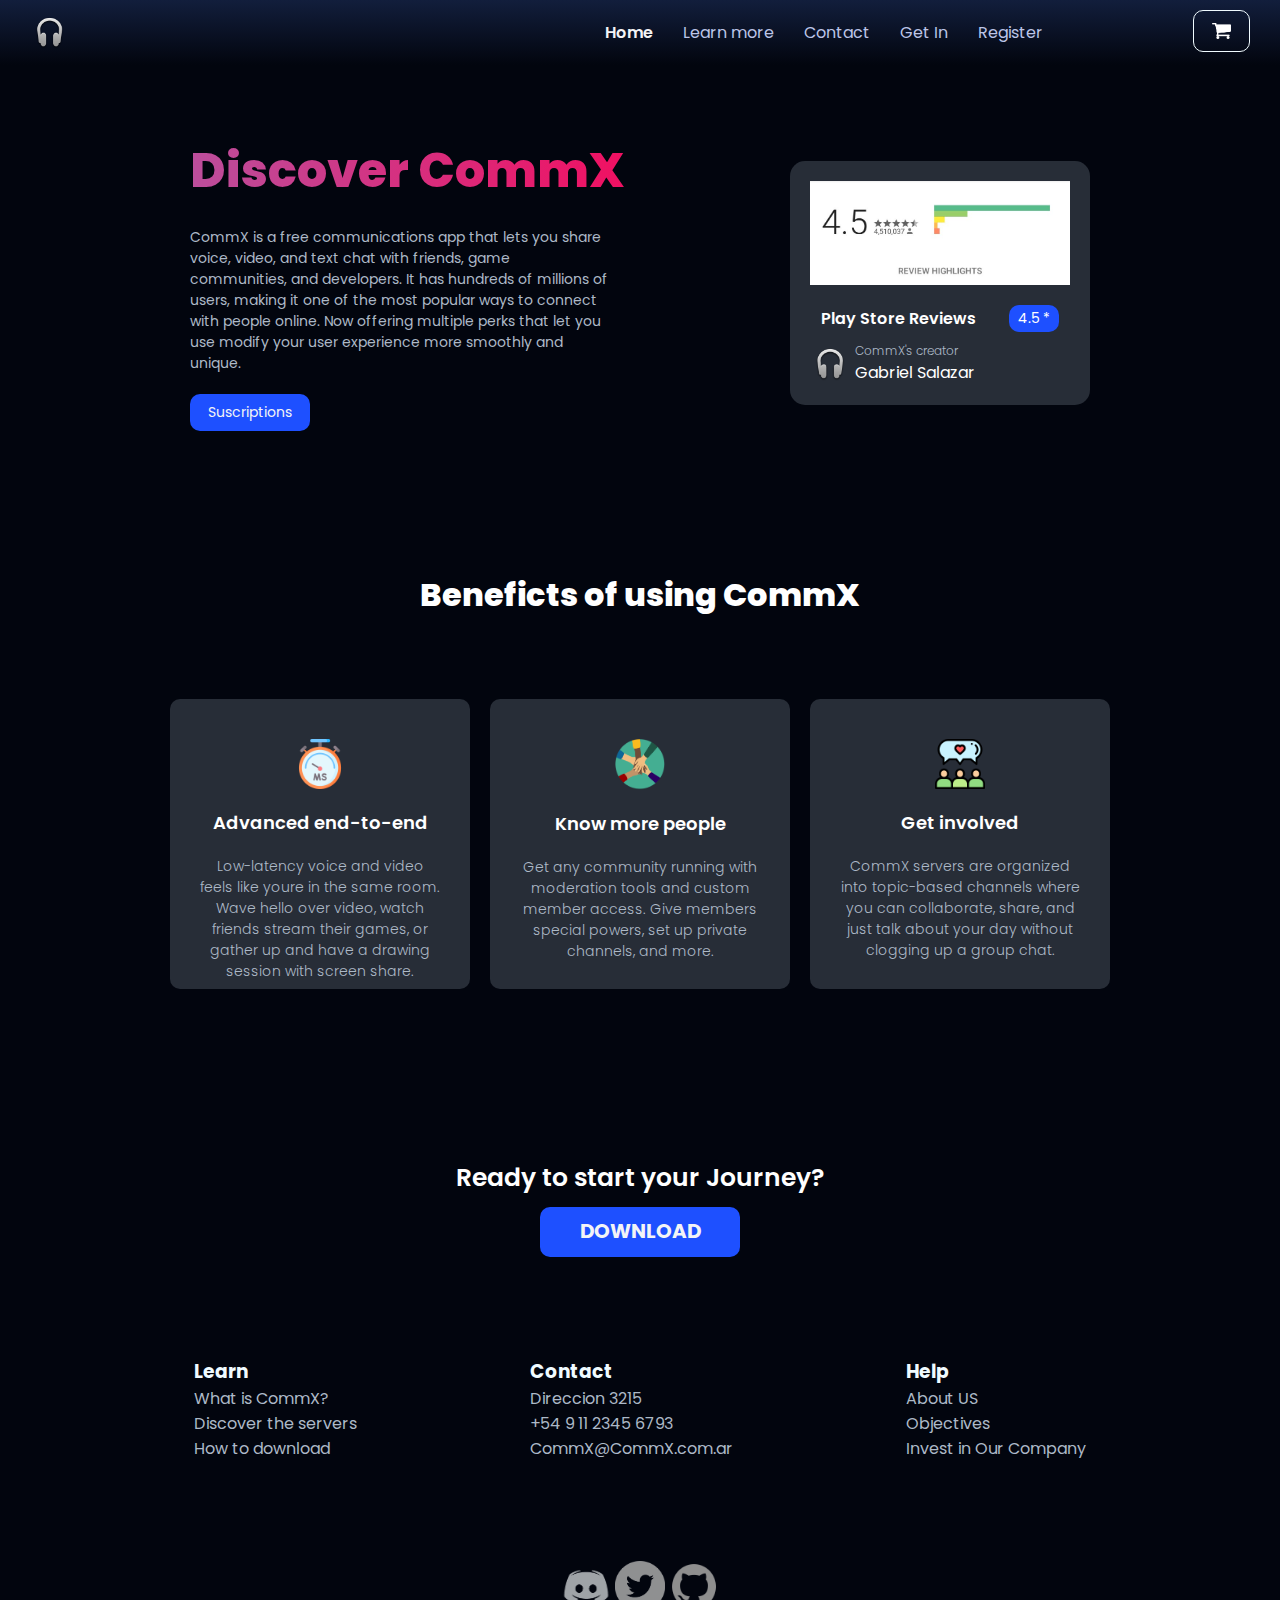
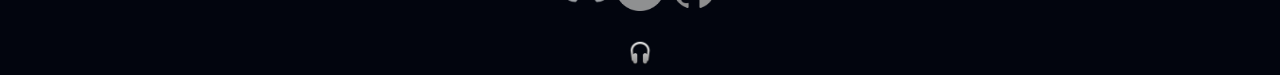
<file: diseñoweb/diseñowebentrega1/index.html>
<!DOCTYPE html>
<html lang="en">
<head>
    <meta charset="UTF-8">
    <meta http-equiv="X-UA-Compatible" content="IE=edge">
    <meta name="viewport" content="width=device-width, initial-scale=1.0">

    <title>CommX</title>
    <link rel="stylesheet" href="style23.css">

</head>
<body>
    

    <main>

        <section id="hero"> 
            <div class="hero-info">
                <h1>Discover CommX</h1>
                <p>CommX is a free communications app that lets you share voice, video, and text chat with friends, game communities, and developers. It has hundreds of millions of users, making it one of the most popular ways to connect with people online. Now offering multiple perks that let you use modify your user experience more smoothly and unique. 

                </p>
                
                <a class="" href="##">Suscriptions </a>
                

            </div>
            
            <div class="hero-card">
                <img src="./assets/img/ratings.jpg" alt="">
                <div class="hero-card-info">
                    <div class="hero-card-top">
                        <h3>Play Store Reviews</h3>
                        <span>4.5 * </span>
                    </div>
                    <div class="hero-card-bottom">
                        <div class="hero-card-creator">
                            <img src="./assets/img/newesticon.png" alt="">
                            <div class="creator-info">
                                <p>CommX's creator</p>
                                <p>Gabriel Salazar</p>
                            </div>
                        </div>

                    </div>
                </div>
            
            </div>
        </section>
        <header>
            <img src="./assets/img/newesticon.png" alt="" class="logo">
            <nav class="navbar">
                <label for="menu-toggle" class="menu-label">
                    <img src="./assets/img/menu.png" alt="" class="menu-icon-size">
                </label>
                <input type="checkbox" id="menu-toggle">
                <ul class="navbar-list">
                    <li> <a href="#hero">Home</a></li>
                    <li> <a href="#info">Learn more</a></li>
                    <li> <a href="#iconos">Contact</a></li>
                    <li> <a href="./login.html">Get In</a></li>
                    <li> <a href="./register.html">Register</a></li>


    
    
                </ul>


                
                <label for="cart-toggle" class="cart-label">
                    <img src="./assets/img/cart-shop.png" alt="carrito de compras" class="cart-icon"/>
                </label>
                <input type="checkbox" id="cart-toggle">
            

            </div>
        </header>
        

        <section id="info">
            <h2> Beneficts of using CommX </h2>
            <div class="info-cards-container">
                <div class="info-card">
                    <img src="./assets/img/lowms.png" alt="icono random1">
                    <h3>Advanced end-to-end </h3>
                    <p>Low-latency voice and video feels like youre in the same room. Wave hello over video, watch friends stream their games, or gather up and have a drawing session with screen share.</p>
                </div>
                <div class="info-card">
                    <img src="./assets/img/community.png" alt="icono random1">
                    <h3>Know more people</h3>
                    <p>Get any community running with moderation tools and custom member access. Give members special powers, set up private channels, and more.</p>
                </div>
                <div class="info-card">
                    <img src="./assets/img/people.png" alt="icono random1">
                    <h3>Get involved</h3>
                    <p>CommX servers are organized into topic-based channels where you can collaborate, share, and just talk about your day without clogging up a group chat.</p>
                </div>

            </div>
        </section>
        <section class="download"> Ready to start your Journey? </section>
        <a class="buttond" href="##"> DOWNLOAD </a>
        


        
        
        <section class="contact">



            <div class="contact-info"> <h3>Learn</h3>
                <div class="contact-info-data"> <a href="#">What is CommX?</a></div>
                <div class="contact-info-data"> <a href="#">Discover the servers</a></div>
                <div class="contact-info-data"> <a href="#">How to download</a></div>

            </div>
            <div class="contact-info"> <h3>Contact</h3> 
                <div class="contact-info-data"> Direccion 3215</div>
                <div class="contact-info-data"> +54 9 11 2345 6793</div>
                <div class="contact-info-data"> CommX@CommX.com.ar</div>
            </div>
            <div class="contact-info"> <h3>Help</h3>
                <div class="contact-info-data"> <a href="#">About US</a></div>
                <div class="contact-info-data"> <a href="#">Objectives</a></div>
                <div class="contact-info-data"> <a href="#">Invest in Our Company</a></div>
            </div>

            
        </section>
        <section id="iconos">
            <section class="socials">
                <div>
                    <img src="./assets/img/discord.png" alt="ds">
                    <img src="./assets/img/twitter.png" alt="tw">
                    <img src="./assets/img/github.png" alt="gt">
                </div>
    
            </section>

        </section>

        <footer class="footerimg">
            <div><img src="./assets/img/newesticon.png" alt="asd"></div>
        </footer>

    
    
    
    </main>

    

    
</body>
</html>
</file>
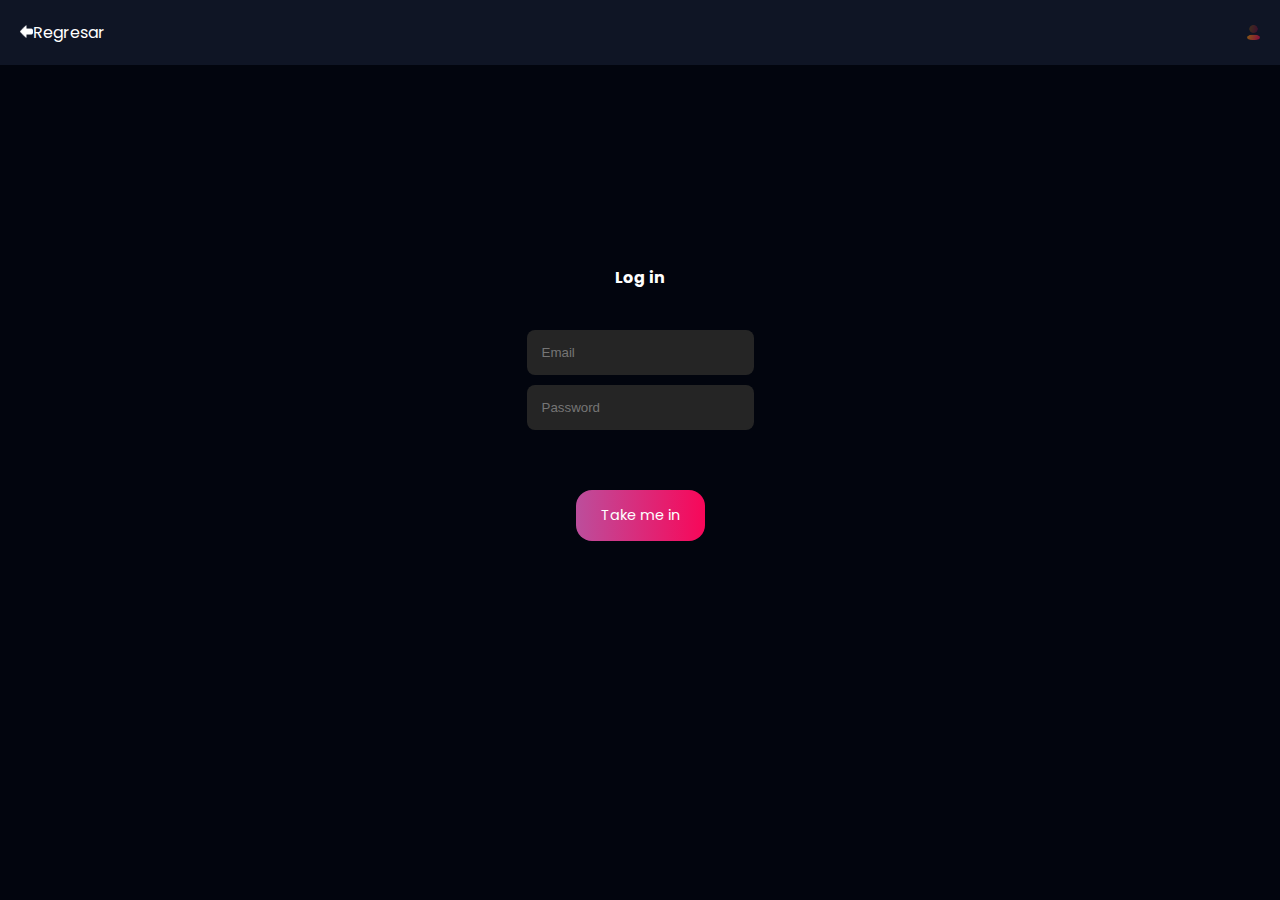
<file: diseñoweb/diseñowebentrega1/login.html>
<!DOCTYPE html>
<html lang="en">
  <head>
    <meta charset="UTF-8" />
    <meta http-equiv="X-UA-Compatible" content="IE=edge" />
    <meta name="viewport" content="width=device-width, initial-scale=1.0" />
    <title>Login</title>
    <link rel="stylesheet" href="style.css" />
    <link rel="stylesheet" href="login.css" />
  </head>

  <body>
    <header>
      <nav class="navbar">
        <a href="./index.html">
          <img
            src="./assets/img/leftarrow.png"
            alt="logo"
            class="navbar__logo"
          />Regresar
        </a>
        <img src="./assets/img/profile.png" alt="profile" />
      </nav>
    </header>
    <main>
      <form class="form__container">
        <h1 class="form__title">Log in</h1>
        <input type="email" placeholder="Email" class="form__input" />
        <input type="password" placeholder="Password" class="form__input" />
        <a href="./index.html" class="btn btn--submit">Take me in</a>
      </form>
    </main>
  </body>
</html>
</file>
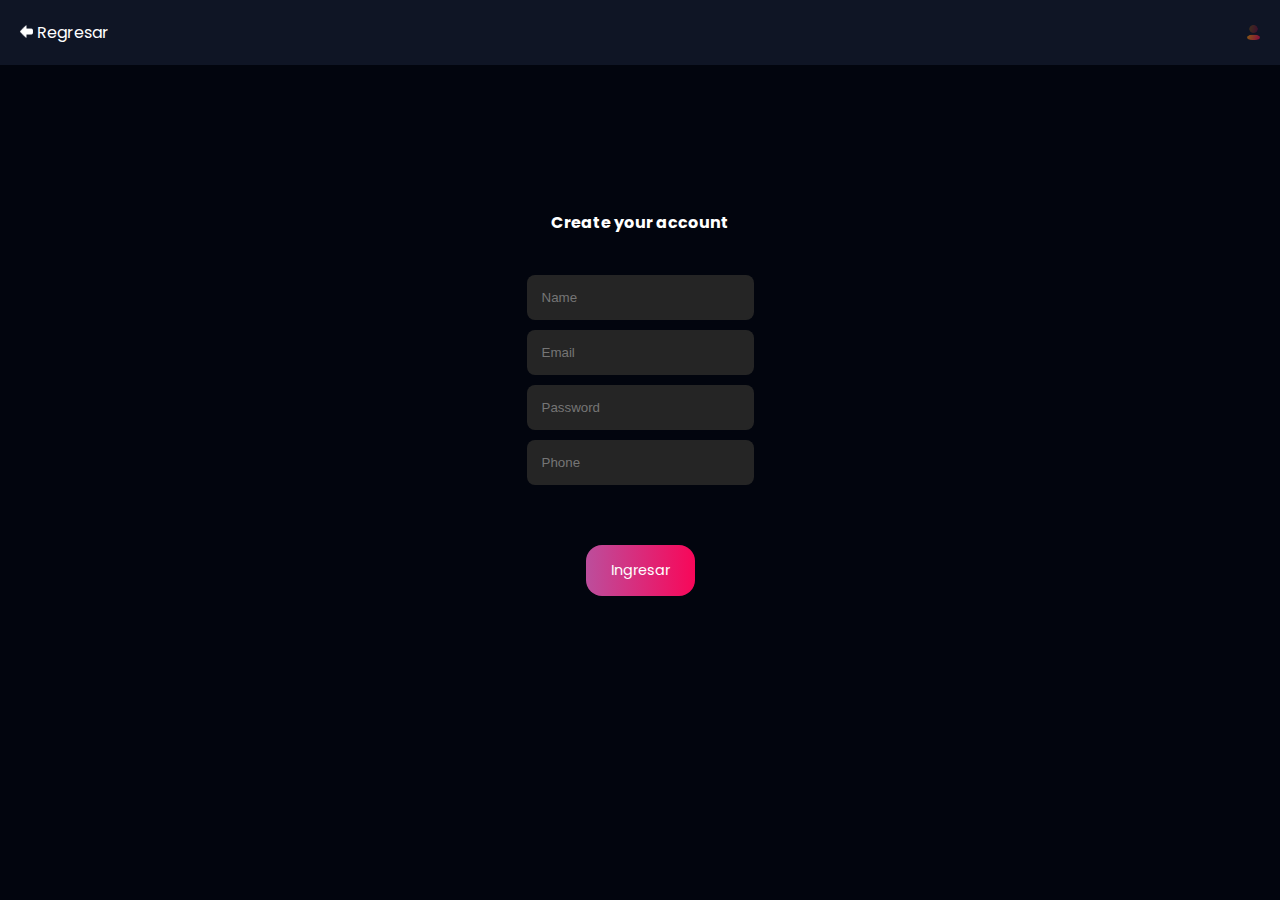
<file: diseñoweb/diseñowebentrega1/register.html>
<!DOCTYPE html>
<html lang="en">
  <head>
    <meta charset="UTF-8" />
    <meta http-equiv="X-UA-Compatible" content="IE=edge" />
    <meta name="viewport" content="width=device-width, initial-scale=1.0" />
    <title>Login</title>
    <link rel="stylesheet" href="style.css" />
    <link rel="stylesheet" href="login.css" />
  </head>

  <body>
    <header>
      <nav class="navbar">
        <a href="./index.html">
          <img src="./assets/img/leftarrow.png" alt="" class="navbar__logo" />
          Regresar
        </a>
        <img src="./assets/img/profile.png" alt="" />
      </nav>
    </header>
    <main class="main">
      <form class="form__container">
        <h1 class="form__title">Create your account</h1>
        <!-- Nombre -->
        <input type="text" placeholder="Name" class="form__input" />
        <!-- Email -->
        <input type="email" placeholder="Email" class="form__input" />
        <!-- Password -->
        <input type="password" placeholder="Password" class="form__input" />
        <!-- Phone-->
        <input type="text" placeholder="Phone" class="form__input" />
        <a href="./index.html" class="btn btn--submit">Ingresar</a>
      </form>
    </main>
  </body>
</html>
</file>
<file: diseñoweb/diseñowebentrega1/style23.css>
@import url("https://fonts.googleapis.com/css2?family=Poppins&display=swap");

:root {
  --background: #02050e;
  --primary: #1e50ff;
  --secondary: #272d37;
  --btn-bg: #050d26;
  --bg-azul-10: #e9eeff;
  --bg-white: #fff;
  --bg-electric: #f0fbff;
  --nav-bg: #0f1525;

  --text-gray: #adb9c7;
  --text-white: #f3f4f6;

  --fire: #ff6d00;
  --electric: #64d3ff;
}

* {
  margin: 0;
  padding: 0;
  box-sizing: border-box;
  font-family: "Poppins", sans-serif;
  text-decoration: none;
  list-style-type: none;
}
header {
  background: linear-gradient(to bottom, #121e3c, var(--background));
  width: 100%;
  display: flex;
  justify-content: space-between;
  align-items: center;
  height: 65px;
  padding: 0px 30px 0px 30px;
  position: fixed;
  top: 0;
}

.logo {
  height: 60%;
}

.navbar,
.navbar-list {
  display: flex;
  align-items: center;
  justify-content: center;
}

.navbar {
  gap: 150px;
}

.navbar-list {
  gap: 30px;
}

.navbar-list a {
  color: #bcc5e7;
  font-size: 16px;
}

.navbar-list li:first-child > a {
  color: var(--text-white);
  font-weight: 600;
}
.cart-icon {
  border: 1px solid var(--bg-electric);
  padding: 12px 18px;
  margin-top: 3px;
  border-radius: 10px;
  height: 42px;
  font-weight: 600;
  cursor: pointer;
}

#cart-toggle,
#menu-toggle,
.menu-label {
  display: none;
}

main {
  background: var(--background);
  display: flex;
  flex-direction: column;
  align-items: center;
  justify-content: center;
  color: white;
  width: 100%;
}

#hero {
  margin-top: 65px;
  padding: 70px 0px;
  max-width: 1200px;
  display: flex;
  justify-content: center;
  align-items: center;
}

.hero-info {
  display: flex;
  flex-direction: column;
  gap: 20px;
  width: 50%;
}

.hero-info h1 {
  font-size: 48px;
  width: 80%;
  min-width: 500px;
  font-weight: 800;
  background: linear-gradient(to right, #bc4e9c, #f80759);
  color: transparent;
  background-clip: text;
  -webkit-background-clip: text;
}

.hero-info p {
  font-size: 14px;
  width: 70%;
  color: var(--text-gray);
}
.hero-info p > span {
  font-weight: 800;
}

.hero-info a {
  color: var(--text-white);
  background-color: var(--primary);
  width: 120px;
  padding: 8px 0px;
  border-radius: 10px;
  font-size: 14px;
  text-align: center;
}

.hero-card {
  width: 300px;
  background: var(--secondary);
  padding: 20px;
  border-radius: 15px;
  display: flex;
  flex-direction: column;
  justify-content: center;
  gap: 20px;
}

.hero-card-info {
  display: flex;
  flex-direction: column;
  gap: 10px;
}
.hero-card-top {
  display: flex;
  align-items: center;
  justify-content: space-around;
  gap: 10px;
}

.hero-card-top h3 {
  font-weight: 600;
  font-size: 16px;
  white-space: nowrap;
  overflow: hidden;
  text-overflow: ellipsis;
}

.hero-card-top span {
  background-color: var(--primary);
  text-align: center;
  width: 50px;
  padding: 3px 0px;
  font-size: 14px;
  border-radius: 10px;
}

.hero-card-bottom {
  display: flex;
  justify-content: space-between;
}

.hero-card-creator {
  display: flex;
  align-items: center;
  gap: 5px;
}

.hero-card-creator img {
  height: 40px;
  width: 40px;
  border-radius: 1em;
}

.creator-info p:first-child,
.hero-card-price p {
  color: var(--text-gray);
  font-size: 12px;
  font-weight: 300;
}

#info {
  padding: 70px 0px;
  max-width: 1200px;
  display: flex;
  justify-content: center;
  align-items: center;
  flex-direction: column;
  gap: 80px;
}

#info h2 {
  font-size: 32px;
  font-weight: 800;
}

.info-cards-container {
  display: flex;
  justify-content: space-around;
  align-items: flex-start;
  flex-wrap: wrap;
  gap: 20px;
}

.info-card {
  width: 300px;
  height: 290px;
  padding: 40px 30px;
  display: flex;
  flex-direction: column;
  align-items: center;
  text-align: center;
  background: var(--secondary);
  border-radius: 10px;
  gap: 20px;
}

.info-card img {
  width: 50px;
}

.info-card h3 {
  font-weight: 600;
  font-size: 18px;
}

.info-card p {
  font-size: 14px;
  font-weight: 300;
  color: var(--text-gray);
}

.contact {
  display: flex;
  gap: 5px;
  padding: 50px;
  margin: 50px;
  width: 992px;
  height: auto;
  align-items: center;
  justify-content: space-between;
}

.contact-info {
  color: var(--bg-electric);
  font-size: 16px;
}
.contact-info-data {
  color: var(--text-gray);
}

.contact-info-data a {
  color: var(--text-gray);
}
.contact-info img {
  width: 60%;
}

.contact-info-data img {
  width: 40px;
}
.socials img {
  width: 50px;
  cursor: pointer;
}

.footerimg img {
  width: 30px;
  padding-top: 20px;
}

.download {
  font-size: 25px;
  font-weight: 600;
  padding-top: 100px;
  padding-bottom: 10px;
}

.buttond {
  color: var(--text-white);
  background-color: var(--primary);
  width: 200px;
  height: 50px;
  padding: 9px 0px;
  border-radius: 10px;
  font-size: 20px;
  font-weight: 700;
  text-align: center;
}

.menu-icon-size {
  width: 15px;
}
</file>
<file: diseñoweb/diseñowebentrega1/style.css>
@import url("https://fonts.googleapis.com/css2?family=Montserrat:wght@300;400;600;700;800;900&family=Poppins:wght@300;400;500;600;700;800&display=swap");

* {
  margin: 0;
  padding: 0;
  box-sizing: border-box;
  list-style: none;
  text-decoration: none;
}

body {
  font-family: "Poppins", sans-serif;
  background: #02050e;
  color: white;
}

.navbar {
  display: flex;
  justify-content: space-between;
  align-items: center;
  padding: 20px;
  background: #0f1525;
  z-index: 1;
}

.navbar__logo {
  width: 40px;
}

.main {
  max-width: 1200px;
  height: 75vh;
  margin: 0 auto;
}

.content {
  display: flex;
  justify-content: center;
  align-items: center;
  align-content: space-around;
  gap: 50px;
}

.content__text__title {
  font-size: 3rem;
  font-weight: 600;
}

.content__text {
  display: flex;
  flex-direction: column;
  align-items: center;
}

.content__text__btns {
  display: flex;
  gap: 30px;
  padding-top: 30px;
}

.btn {
  padding: 10px 25px;
  border-radius: 1rem;
  background-color: #252525;
}

.btn--login {
  background-color: #242424;
}

.btn__span {
  background: linear-gradient(90deg, #ffa100, #ff005c);
  background-clip: text;
  color: transparent;
  -webkit-background-clip: text;
  font-weight: 600;
  text-transform: uppercase;
}

.btn--register {
  background: linear-gradient(90deg, #ffa100, #ff005c);
  color: white;
  font-weight: 600;
  text-transform: uppercase;
}
</file>
<file: diseñoweb/diseñowebentrega1/login.css>
.form__container {
  display: flex;
  flex-direction: column;
  justify-content: center;
  align-items: center;
  gap: 10px;
  height: 75vh;
}

.form__title {
  font-size: 16px;
  margin-bottom: 30px;
}

.form__input {
  padding: 15px 35px 15px 15px;
  border-radius: 8px;
  background-color: #252525;
  color: #fff;
  outline: none;
  border: none;
}

.btn--submit {
  margin-top: 50px;
  font-size: 0.9rem;
  background: linear-gradient(to right, #bc4e9c, #f80759);
  color: white;
  padding: 15px 25px;
  border-radius: 1rem;
  cursor: pointer;
}

.navbar img {
  width: 13px;
}
.navbar a {
  font-size: 16px;
  color: white;
}
</file>
